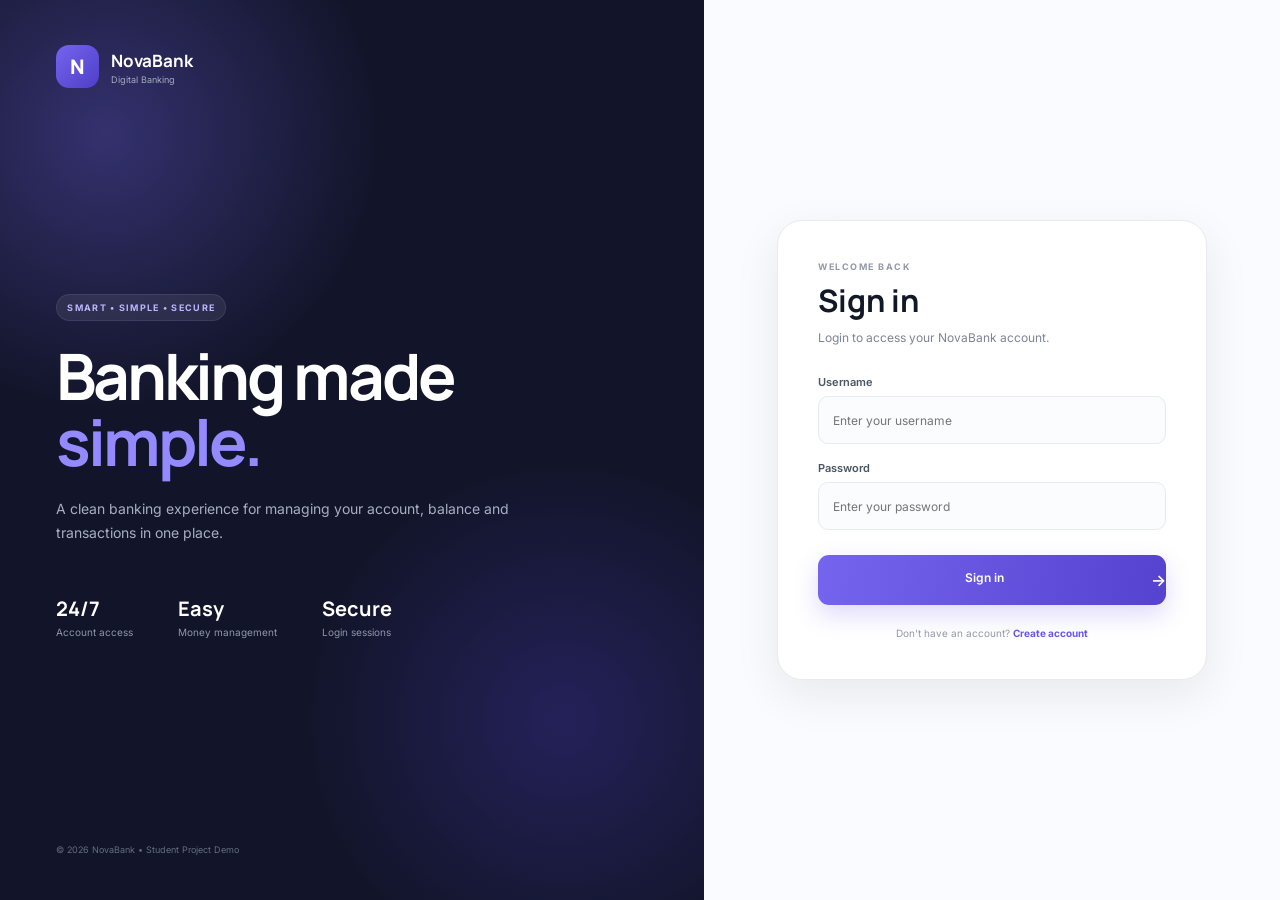
<file: ai_based_session_hijacking_detection_and _prevention_system/frontend/frontend/frontend/index.html>
<!DOCTYPE html>
<html lang="en">
<head>
    <meta charset="UTF-8">
    <meta name="viewport" content="width=device-width, initial-scale=1.0">

    <title>NovaBank - Online Banking Demo</title>

    <link rel="stylesheet" href="style.css">

    <link rel="preconnect" href="https://fonts.googleapis.com">
    <link rel="preconnect" href="https://fonts.gstatic.com" crossorigin>
    <link href="https://fonts.googleapis.com/css2?family=Inter:wght@400;500;600;700&family=Manrope:wght@600;700;800&display=swap" rel="stylesheet">
</head>

<body>

    <!-- =========================
         LANDING / LOGIN PAGE
    ========================== -->

    <div class="auth-page" id="authPage">

        <div class="auth-left">

            <div class="brand">
                <div class="brand-logo">N</div>

                <div>
                    <h2>NovaBank</h2>
                    <span>Digital Banking</span>
                </div>
            </div>

            <div class="hero-content">

                <span class="tag">SMART • SIMPLE • SECURE</span>

                <h1>
                    Banking made
                    <span>simple.</span>
                </h1>

                <p>
                    A clean banking experience for managing your
                    account, balance and transactions in one place.
                </p>

                <div class="hero-features">

                    <div>
                        <strong>24/7</strong>
                        <span>Account access</span>
                    </div>

                    <div>
                        <strong>Easy</strong>
                        <span>Money management</span>
                    </div>

                    <div>
                        <strong>Secure</strong>
                        <span>Login sessions</span>
                    </div>

                </div>

            </div>

            <div class="auth-footer">
                © 2026 NovaBank • Student Project Demo
            </div>

        </div>


        <!-- AUTH CARD -->

        <div class="auth-right">

            <div class="auth-card">

                <!-- LOGIN -->

                <div class="auth-form" id="loginFormContainer">

                    <div class="form-heading">
                        <span class="mini-label">WELCOME BACK</span>

                        <h2>Sign in</h2>

                        <p>
                            Login to access your NovaBank account.
                        </p>
                    </div>


                    <form id="loginForm">

                        <label>Username</label>

                        <input
                            type="text"
                            id="loginUsername"
                            placeholder="Enter your username"
                            required
                        >


                        <label>Password</label>

                        <input
                            type="password"
                            id="loginPassword"
                            placeholder="Enter your password"
                            required
                        >


                        <button type="submit" class="main-btn">
                            Sign in
                            <span>→</span>
                        </button>

                    </form>


                    <div class="switch-form">
                        Don't have an account?

                        <button id="showRegister">
                            Create account
                        </button>
                    </div>

                </div>


                <!-- REGISTER -->

                <div class="auth-form hidden" id="registerFormContainer">

                    <div class="form-heading">
                        <span class="mini-label">NEW CUSTOMER</span>

                        <h2>Create account</h2>

                        <p>
                            Register a demo account to continue.
                        </p>
                    </div>


                    <form id="registerForm">

                        <label>Full Name</label>

                        <input
                            type="text"
                            id="registerName"
                            placeholder="Enter your name"
                            required
                        >


                        <label>Username</label>

                        <input
                            type="text"
                            id="registerUsername"
                            placeholder="Choose a username"
                            required
                        >


                        <label>Password</label>

                        <input
                            type="password"
                            id="registerPassword"
                            placeholder="Create a password"
                            required
                        >


                        <label>Confirm Password</label>

                        <input
                            type="password"
                            id="confirmPassword"
                            placeholder="Confirm your password"
                            required
                        >


                        <button type="submit" class="main-btn">
                            Create account
                            <span>→</span>
                        </button>

                    </form>


                    <div class="switch-form">
                        Already have an account?

                        <button id="showLogin">
                            Sign in
                        </button>
                    </div>

                </div>

            </div>

        </div>

    </div>


    <!-- =========================
         BANKING DASHBOARD
    ========================== -->

    <div class="bank-app hidden" id="bankApp">


        <!-- SIDEBAR -->

        <aside class="sidebar">

            <div class="brand sidebar-brand">

                <div class="brand-logo">
                    N
                </div>

                <div>
                    <h2>NovaBank</h2>
                    <span>Digital Banking</span>
                </div>

            </div>


            <nav>

                <!--
                    data-page connects each nav button to the matching
                    #<page>Page view below. switchPage() in script.js
                    reads this attribute, so no new markup is needed
                    to add more pages later.
                -->

                <button class="nav-link active" data-page="overview">
                    <span>⌂</span>
                    Overview
                </button>

                <button class="nav-link" data-page="transfers">
                    <span>↔</span>
                    Transfers
                </button>

                <button class="nav-link" data-page="transactions">
                    <span>▣</span>
                    Transactions
                </button>

                <button class="nav-link" data-page="settings">
                    <span>⚙</span>
                    Settings
                </button>

            </nav>


            <div class="sidebar-bottom">

                <div class="support-box">

                    <div class="support-icon">
                        ?
                    </div>

                    <div>
                        <strong>Need help?</strong>
                        <span>Contact support</span>
                    </div>

                </div>


                <button class="logout-btn" id="logoutBtn">
                    <span>↪</span>
                    Logout
                </button>

            </div>

        </aside>


        <!-- MAIN -->

        <main class="bank-main">


            <!-- TOP BAR (shared across every page) -->

            <header class="topbar">

                <div>

                    <span class="mini-label" id="topbarLabel">
                        PERSONAL BANKING
                    </span>

                    <h1 id="welcomeText">
                        Good morning
                    </h1>

                </div>


                <div class="user-area">

                    <div class="session-indicator">

                        <span></span>

                        Session active

                    </div>


                    <div class="user-avatar" id="userAvatar">
                        U
                    </div>

                </div>

            </header>


            <!-- =========================
                 OVERVIEW PAGE
            ========================== -->

            <div class="page-view" id="overviewPage">

                <!-- BALANCE -->

                <section class="balance-card">

                    <div class="balance-info">

                        <span class="balance-label">
                            TOTAL BALANCE
                        </span>

                        <h2 id="accountBalance">₹ 84,520.00</h2>

                        <p>
                            Available balance
                        </p>

                    </div>


                    <div class="card-symbol">

                        <div class="chip"></div>

                        <span>NB</span>

                    </div>

                </section>


                <!-- QUICK ACTIONS -->

                <section class="quick-section">

                    <div class="section-heading">

                        <div>
                            <span class="mini-label">
                                QUICK ACTIONS
                            </span>

                            <h2>Manage your money</h2>
                        </div>

                    </div>


                    <div class="quick-grid">

                        <button class="quick-card" data-goto="transfers">

                            <div class="quick-icon purple">
                                ↗
                            </div>

                            <strong>Send Money</strong>

                            <span>
                                Transfer funds
                            </span>

                        </button>


                        <button class="quick-card" data-goto="transfers">

                            <div class="quick-icon blue">
                                ↓
                            </div>

                            <strong>Add Money</strong>

                            <span>
                                Add funds
                            </span>

                        </button>


                        <button class="quick-card" data-goto="settings">

                            <div class="quick-icon green">
                                ◉
                            </div>

                            <strong>Pay Bills</strong>

                            <span>
                                Pay securely
                            </span>

                        </button>


                        <button class="quick-card" data-goto="transactions">

                            <div class="quick-icon orange">
                                ▤
                            </div>

                            <strong>Statements</strong>

                            <span>
                                View statements
                            </span>

                        </button>

                    </div>

                </section>


                <!-- RECENT TRANSACTIONS -->

                <section class="transactions-section">

                    <div class="section-heading">

                        <div>

                            <span class="mini-label">
                                ACCOUNT ACTIVITY
                            </span>

                            <h2>Recent transactions</h2>

                        </div>

                        <button class="view-all" data-goto="transactions">
                            View all →
                        </button>

                    </div>


                    <div class="transactions-card" id="transactionsList">

                        <!--
                            Populated dynamically by script.js from
                            GET /api/transactions. Left empty here so the
                            real backend data is the single source of truth.
                        -->

                    </div>

                </section>


                <!-- SESSION INFORMATION -->

                <section class="session-card">

                    <div>

                        <span class="mini-label">
                            CURRENT SESSION
                        </span>

                        <h3>Your banking session is active</h3>

                        <p>
                            You are currently signed in to NovaBank.
                            Remember to log out when you are finished.
                        </p>

                    </div>

                    <div class="session-status">

                        <span></span>

                        ACTIVE

                    </div>

                </section>

            </div>


            <!-- =========================
                 TRANSFERS PAGE
            ========================== -->

            <div class="page-view hidden" id="transfersPage">

                <div class="page-heading">
                    <span class="mini-label">MOVE MONEY</span>
                    <h2>Transfers</h2>
                    <p>Send money securely</p>
                </div>

                <div class="page-grid">

                    <section class="form-card">

                        <form id="transferForm">

                            <label>Recipient / Account number</label>
                            <input
                                type="text"
                                id="transferRecipient"
                                placeholder="Enter recipient name or account number"
                                required
                            >

                            <label>Amount</label>
                            <input
                                type="number"
                                id="transferAmount"
                                placeholder="0.00"
                                min="1"
                                step="0.01"
                                required
                            >

                            <label>Note (optional)</label>
                            <input
                                type="text"
                                id="transferNote"
                                placeholder="What's this for?"
                            >

                            <button type="submit" class="main-btn">
                                Send transfer
                                <span>→</span>
                            </button>

                            <p class="form-confirm hidden" id="transferConfirm">
                                ✓ Transfer submitted successfully.
                            </p>

                        </form>

                    </section>

                    <section class="side-card">

                        <div class="section-heading">
                            <div>
                                <span class="mini-label">HISTORY</span>
                                <h2>Recent transfers</h2>
                            </div>
                        </div>

                        <div class="transactions-card" id="recentTransfersList">
                            <p style="padding:16px;">No transfers yet this session.</p>
                        </div>

                        <!--
                            TODO (backend): once a real /api/transfers endpoint
                            exists on the Flask backend, replace the in-memory
                            demoTransfers array in script.js with a POST to
                            that endpoint, and load this list from
                            GET /api/transfers instead.
                        -->

                    </section>

                </div>

            </div>


            <!-- =========================
                 TRANSACTIONS PAGE
            ========================== -->

            <div class="page-view hidden" id="transactionsPage">

                <div class="page-heading">
                    <span class="mini-label">ACCOUNT ACTIVITY</span>
                    <h2>Transactions</h2>
                    <p>Your full transaction history</p>
                </div>

                <div class="filter-tabs" id="transactionFilters">

                    <button class="filter-tab active" data-filter="all">All</button>
                    <button class="filter-tab" data-filter="credit">Credits</button>
                    <button class="filter-tab" data-filter="debit">Debits</button>

                </div>

                <div class="transactions-card" id="fullTransactionsList">
                    <p style="padding:16px;">Loading transactions…</p>
                </div>

            </div>


            <!-- =========================
                 SETTINGS PAGE
            ========================== -->

            <div class="page-view hidden" id="settingsPage">

                <div class="page-heading">
                    <span class="mini-label">ACCOUNT</span>
                    <h2>Settings</h2>
                    <p>Manage your profile, security and preferences</p>
                </div>

                <div class="settings-grid">

                    <!-- PROFILE -->

                    <section class="form-card">

                        <div class="section-heading">
                            <div>
                                <span class="mini-label">PROFILE</span>
                                <h2>Account information</h2>
                            </div>
                        </div>

                        <form id="profileForm">

                            <label>Username</label>
                            <input
                                type="text"
                                id="settingsUsername"
                                disabled
                            >

                            <label>Account number</label>
                            <input
                                type="text"
                                id="settingsAccountNumber"
                                disabled
                            >

                            <!--
                                TODO (backend): profile fields are demo-only
                                and currently read from the session/account
                                data already loaded by script.js. Add a
                                PUT /api/account/profile endpoint on the
                                Flask backend to make this editable.
                            -->

                        </form>

                    </section>


                    <!-- SECURITY -->

                    <section class="form-card">

                        <div class="section-heading">
                            <div>
                                <span class="mini-label">SECURITY</span>
                                <h2>Change password</h2>
                            </div>
                        </div>

                        <form id="passwordForm">

                            <label>Current password</label>
                            <input type="password" id="currentPassword" placeholder="Enter current password">

                            <label>New password</label>
                            <input type="password" id="newPassword" placeholder="Enter new password">

                            <label>Confirm new password</label>
                            <input type="password" id="confirmNewPassword" placeholder="Confirm new password">

                            <button type="submit" class="main-btn">
                                Update password
                                <span>→</span>
                            </button>

                            <p class="form-confirm hidden" id="passwordConfirm">
                                ✓ Password updated (demo only).
                            </p>

                        </form>

                        <!--
                            TODO (backend): wire this form to
                            POST /api/auth/change-password once that
                            endpoint exists. Currently demo-only so the
                            form never touches real credentials.
                        -->

                    </section>


                    <!-- PREFERENCES -->

                    <section class="form-card">

                        <div class="section-heading">
                            <div>
                                <span class="mini-label">PREFERENCES</span>
                                <h2>Notifications</h2>
                            </div>
                        </div>

                        <form id="preferencesForm">

                            <label class="checkbox-row">
                                <input type="checkbox" id="prefEmailAlerts" checked>
                                Email me for every transaction
                            </label>

                            <label class="checkbox-row">
                                <input type="checkbox" id="prefLoginAlerts" checked>
                                Alert me on new sign-ins
                            </label>

                            <!--
                                Login-alert preference is the natural hook
                                point for the planned "AI Based Session
                                Hijacking Detection and Prevention" system:
                                once that service exists, this checkbox can
                                toggle whether its alerts reach the user.
                            -->

                            <button type="submit" class="main-btn">
                                Save changes
                                <span>→</span>
                            </button>

                            <p class="form-confirm hidden" id="preferencesConfirm">
                                ✓ Preferences saved (demo only).
                            </p>

                        </form>

                    </section>


                    <!-- SESSION / SECURITY INFO -->

                    <section class="session-card settings-session-card">

                        <div>
                            <span class="mini-label">SESSION</span>
                            <h3>This device's session</h3>
                            <p>
                                Signed in via a secure HttpOnly session
                                cookie. Logging out here ends this session
                                only.
                            </p>
                        </div>

                        <div class="session-status">
                            <span></span>
                            ACTIVE
                        </div>

                    </section>

                </div>

            </div>


            <footer>

                <span>
                    NovaBank Student Project
                </span>

                <span>
                    Demo banking environment
                </span>

            </footer>

        </main>

    </div>


    <!-- TOAST -->

    <div class="toast" id="toast">

        <div class="toast-icon">
            ✓
        </div>

        <div>
            <strong id="toastTitle">
                Success
            </strong>

            <span id="toastMessage">
                Account created successfully.
            </span>
        </div>

    </div>


    <script src="script.js"></script>

</body>
</html>
</file>
<file: ai_based_session_hijacking_detection_and _prevention_system/frontend/frontend/frontend/style.css>
* {
    margin: 0;
    padding: 0;
    box-sizing: border-box;
}

:root {

    --background: #f5f7fb;
    --white: #ffffff;

    --dark: #111827;
    --dark-soft: #64748b;

    --purple: #6857e8;
    --purple-light: #f0edff;

    --green: #19a974;
    --green-light: #e9faf3;

    --blue: #3d82f6;
    --blue-light: #edf5ff;

    --orange: #ed9a35;
    --orange-light: #fff5e7;

    --border: #e7eaf0;

    --shadow: 0 15px 45px rgba(25, 31, 50, 0.08);
}

body {

    font-family: "Inter", sans-serif;

    background: var(--background);

    color: var(--dark);

    min-height: 100vh;
}

button,
input {

    font-family: inherit;
}

button {

    cursor: pointer;
}


/* =========================
   GENERAL
========================= */

.hidden {
    display: none !important;
}

.brand {

    display: flex;

    align-items: center;

    gap: 12px;
}

.brand-logo {

    width: 43px;
    height: 43px;

    border-radius: 13px;

    display: grid;
    place-items: center;

    color: white;

    font-family: "Manrope", sans-serif;

    font-weight: 800;

    font-size: 20px;

    background: linear-gradient(
        135deg,
        #7565ee,
        #4f3ec8
    );
}

.brand h2 {

    font-family: "Manrope", sans-serif;

    font-size: 17px;
}

.brand span {

    display: block;

    font-size: 9px;

    color: #9ca3af;

    margin-top: 2px;
}

.mini-label {

    display: block;

    font-size: 9px;

    letter-spacing: 1.5px;

    color: #9299a8;

    font-weight: 700;

    margin-bottom: 7px;
}


/* =========================
   AUTH PAGE
========================= */

.auth-page {

    min-height: 100vh;

    display: grid;

    grid-template-columns: 1.1fr 0.9fr;

    background: #fafbfe;
}


/* LEFT */

.auth-left {

    background:

        radial-gradient(
            circle at 15% 15%,
            rgba(116, 101, 238, 0.35),
            transparent 28%
        ),

        radial-gradient(
            circle at 80% 80%,
            rgba(78, 62, 200, 0.3),
            transparent 28%
        ),

        #12152a;

    color: white;

    padding: 45px 8%;

    display: flex;

    flex-direction: column;

    position: relative;

    overflow: hidden;
}

.auth-left .brand span {

    color: #a7adbf;
}

.hero-content {

    margin: auto 0;

    max-width: 590px;
}

.tag {

    display: inline-block;

    padding: 7px 10px;

    border-radius: 20px;

    background: rgba(255,255,255,0.08);

    border: 1px solid rgba(255,255,255,0.08);

    color: #bcb6ff;

    font-size: 9px;

    font-weight: 700;

    letter-spacing: 1.3px;

    margin-bottom: 22px;
}

.hero-content h1 {

    font-family: "Manrope", sans-serif;

    font-size: clamp(42px, 5vw, 70px);

    line-height: 1.03;

    letter-spacing: -3px;

    margin-bottom: 22px;
}

.hero-content h1 span {

    color: #9589ff;
}

.hero-content > p {

    color: #a8aec0;

    max-width: 500px;

    line-height: 1.7;

    font-size: 14px;
}

.hero-features {

    display: flex;

    gap: 45px;

    margin-top: 50px;
}

.hero-features strong {

    display: block;

    font-family: "Manrope", sans-serif;

    font-size: 20px;
}

.hero-features span {

    color: #8e95aa;

    font-size: 10px;

    margin-top: 4px;

    display: block;
}

.auth-footer {

    color: #656c82;

    font-size: 9px;
}


/* RIGHT */

.auth-right {

    display: flex;

    justify-content: center;

    align-items: center;

    padding: 30px;
}

.auth-card {

    width: 430px;

    background: white;

    border: 1px solid var(--border);

    border-radius: 25px;

    padding: 40px;

    box-shadow: var(--shadow);
}

.form-heading {

    margin-bottom: 28px;
}

.form-heading h2 {

    font-family: "Manrope", sans-serif;

    font-size: 31px;

    margin-bottom: 7px;
}

.form-heading p {

    color: #7d8493;

    font-size: 12px;

    line-height: 1.6;
}

.auth-form label {

    display: block;

    font-size: 11px;

    color: #4b5563;

    font-weight: 600;

    margin: 17px 0 7px;
}

.auth-form input {

    width: 100%;

    height: 48px;

    border: 1px solid var(--border);

    border-radius: 10px;

    padding: 0 14px;

    outline: none;

    font-size: 12px;

    color: var(--dark);

    transition: 0.2s;

    background: #fbfcfe;
}

.auth-form input:focus {

    border-color: var(--purple);

    background: white;

    box-shadow:
        0 0 0 3px rgba(104,87,232,0.08);
}

.main-btn {

    width: 100%;

    border: none;

    height: 50px;

    border-radius: 11px;

    margin-top: 25px;

    color: white;

    font-weight: 600;

    font-size: 12px;

    background: linear-gradient(
        100deg,
        #7565ee,
        #5542cf
    );

    box-shadow:
        0 10px 25px rgba(104,87,232,0.22);

    transition: 0.2s;
}

.main-btn:hover {

    transform: translateY(-1px);

    box-shadow:
        0 13px 30px rgba(104,87,232,0.3);
}

.main-btn span {

    float: right;

    font-size: 16px;
}

.switch-form {

    text-align: center;

    color: #9299a8;

    font-size: 10px;

    margin-top: 22px;
}

.switch-form button {

    border: none;

    background: none;

    color: var(--purple);

    font-weight: 700;

    font-size: 10px;
}


/* =========================
   BANK APP
========================= */

.bank-app {

    min-height: 100vh;

    background: #f5f7fb;
}


/* SIDEBAR */

.sidebar {

    width: 235px;

    position: fixed;

    left: 0;

    top: 0;

    bottom: 0;

    background: white;

    border-right: 1px solid var(--border);

    padding: 27px 17px;

    display: flex;

    flex-direction: column;
}

.sidebar-brand {

    padding: 0 10px 35px;
}

.sidebar-brand .brand-logo {

    width: 39px;
    height: 39px;
}

.sidebar nav {

    display: flex;

    flex-direction: column;

    gap: 5px;
}

.nav-link {

    width: 100%;

    border: none;

    background: transparent;

    color: #7c8493;

    text-align: left;

    padding: 12px 13px;

    border-radius: 10px;

    font-size: 11px;

    display: flex;

    align-items: center;

    gap: 12px;
}

.nav-link span {

    font-size: 16px;

    width: 20px;

    text-align: center;
}

.nav-link:hover {

    background: #f6f5ff;

    color: var(--purple);
}

.nav-link.active {

    background: var(--purple-light);

    color: var(--purple);

    font-weight: 600;
}

.sidebar-bottom {

    margin-top: auto;
}

.support-box {

    display: flex;

    align-items: center;

    gap: 10px;

    padding: 12px;

    background: #f7f8fb;

    border-radius: 11px;

    margin-bottom: 14px;
}

.support-icon {

    width: 29px;

    height: 29px;

    border-radius: 8px;

    display: grid;

    place-items: center;

    background: white;

    color: var(--purple);

    font-weight: 700;
}

.support-box strong {

    display: block;

    font-size: 10px;
}

.support-box span {

    display: block;

    color: #9ba1ae;

    font-size: 8px;

    margin-top: 3px;
}

.logout-btn {

    width: 100%;

    border: none;

    background: transparent;

    color: #8b93a2;

    text-align: left;

    padding: 11px;

    border-radius: 9px;

    font-size: 11px;
}

.logout-btn:hover {

    background: #fff1f2;

    color: #df4d61;
}


/* MAIN */

.bank-main {

    margin-left: 235px;

    padding: 32px 45px;

    max-width: 1500px;
}


/* TOPBAR */

.topbar {

    display: flex;

    justify-content: space-between;

    align-items: center;

    margin-bottom: 25px;
}

.topbar h1 {

    font-family: "Manrope", sans-serif;

    font-size: 26px;
}

.user-area {

    display: flex;

    align-items: center;

    gap: 15px;
}

.session-indicator {

    display: flex;

    align-items: center;

    gap: 6px;

    padding: 7px 10px;

    border-radius: 20px;

    background: var(--green-light);

    color: var(--green);

    font-size: 9px;

    font-weight: 600;
}

.session-indicator span {

    width: 6px;

    height: 6px;

    background: var(--green);

    border-radius: 50%;
}

.user-avatar {

    width: 38px;

    height: 38px;

    display: grid;

    place-items: center;

    border-radius: 11px;

    background: #e9e5ff;

    color: var(--purple);

    font-weight: 700;

    font-size: 13px;
}


/* BALANCE */

.balance-card {

    min-height: 210px;

    border-radius: 22px;

    padding: 30px 35px;

    background:

        radial-gradient(
            circle at 80% 20%,
            rgba(139,124,255,0.35),
            transparent 30%
        ),

        linear-gradient(
            125deg,
            #26204e,
            #4737a0
        );

    color: white;

    display: flex;

    justify-content: space-between;

    align-items: center;

    overflow: hidden;

    position: relative;

    box-shadow:
        0 20px 50px rgba(74, 60, 160, 0.2);

    margin-bottom: 30px;
}

.balance-label {

    font-size: 9px;

    letter-spacing: 1.6px;

    color: #c1bcde;

    font-weight: 700;
}

.balance-info h2 {

    font-family: "Manrope", sans-serif;

    font-size: 42px;

    margin: 12px 0 5px;
}

.balance-info p {

    color: #aaa4ca;

    font-size: 10px;
}

.card-symbol {

    width: 120px;

    height: 75px;

    border-radius: 15px;

    border: 1px solid rgba(255,255,255,0.15);

    background: rgba(255,255,255,0.08);

    backdrop-filter: blur(10px);

    padding: 15px;

    display: flex;

    justify-content: space-between;

    flex-direction: column;
}

.card-symbol span {

    align-self: flex-end;

    font-family: "Manrope";

    font-weight: 800;

    font-size: 12px;
}

.chip {

    width: 27px;

    height: 19px;

    border-radius: 5px;

    background: #d9bd70;
}


/* SECTION */

.section-heading {

    display: flex;

    justify-content: space-between;

    align-items: flex-end;

    margin-bottom: 15px;
}

.section-heading h2 {

    font-family: "Manrope", sans-serif;

    font-size: 17px;
}

.quick-section {

    margin-bottom: 30px;
}

.quick-grid {

    display: grid;

    grid-template-columns:
        repeat(4, 1fr);

    gap: 12px;
}

.quick-card {

    border: 1px solid var(--border);

    background: white;

    border-radius: 15px;

    padding: 17px;

    text-align: left;

    transition: 0.2s;
}

.quick-card:hover {

    transform: translateY(-2px);

    box-shadow: var(--shadow);
}

.quick-icon {

    width: 35px;

    height: 35px;

    display: grid;

    place-items: center;

    border-radius: 10px;

    margin-bottom: 13px;

    font-size: 15px;
}

.quick-icon.purple {

    background: var(--purple-light);

    color: var(--purple);
}

.quick-icon.blue {

    background: var(--blue-light);

    color: var(--blue);
}

.quick-icon.green {

    background: var(--green-light);

    color: var(--green);
}

.quick-icon.orange {

    background: var(--orange-light);

    color: var(--orange);
}

.quick-card strong {

    display: block;

    font-size: 11px;
}

.quick-card span {

    display: block;

    color: #9aa1ae;

    font-size: 9px;

    margin-top: 4px;
}


/* TRANSACTIONS */

.view-all {

    border: none;

    background: none;

    color: var(--purple);

    font-size: 9px;

    font-weight: 600;
}

.transactions-card {

    background: white;

    border: 1px solid var(--border);

    border-radius: 15px;

    overflow: hidden;
}

.transaction {

    display: flex;

    align-items: center;

    gap: 13px;

    padding: 15px 18px;

    border-bottom: 1px solid #f0f1f4;
}

.transaction:last-child {

    border-bottom: none;
}

.transaction-icon {

    width: 36px;

    height: 36px;

    display: grid;

    place-items: center;

    border-radius: 10px;

    background: #f2f3f7;

    color: #596174;

    font-size: 11px;

    font-weight: 700;
}

.transaction-details {

    flex: 1;
}

.transaction-details strong {

    display: block;

    font-size: 10px;
}

.transaction-details span {

    display: block;

    color: #9ba1ae;

    font-size: 8px;

    margin-top: 3px;
}

.amount {

    font-size: 10px;
}

.amount.debit {

    color: #e05c6e;
}

.amount.credit {

    color: var(--green);
}


/* SESSION CARD */

.session-card {

    margin-top: 22px;

    background: white;

    border: 1px solid var(--border);

    border-radius: 15px;

    padding: 20px;

    display: flex;

    justify-content: space-between;

    align-items: center;
}

.session-card h3 {

    font-family: "Manrope", sans-serif;

    font-size: 13px;
}

.session-card p {

    color: #8f96a4;

    font-size: 9px;

    margin-top: 5px;

    max-width: 600px;
}

.session-status {

    color: var(--green);

    font-size: 9px;

    font-weight: 700;

    display: flex;

    gap: 6px;

    align-items: center;
}

.session-status span {

    width: 6px;

    height: 6px;

    border-radius: 50%;

    background: var(--green);
}


/* FOOTER */

footer {

    display: flex;

    justify-content: space-between;

    color: #a4aab6;

    font-size: 8px;

    padding: 25px 2px;
}


/* =========================
   TOAST
========================= */

.toast {

    position: fixed;

    right: 25px;

    bottom: 25px;

    width: 310px;

    background: white;

    border: 1px solid var(--border);

    box-shadow: var(--shadow);

    border-radius: 13px;

    padding: 14px;

    display: none;

    align-items: center;

    gap: 11px;

    z-index: 100;
}

.toast.show {

    display: flex;

    animation: toastIn 0.25s ease;
}

.toast-icon {

    width: 32px;

    height: 32px;

    border-radius: 9px;

    background: var(--green-light);

    color: var(--green);

    display: grid;

    place-items: center;
}

.toast strong {

    display: block;

    font-size: 10px;
}

.toast span {

    display: block;

    color: #9299a8;

    font-size: 9px;

    margin-top: 3px;
}

@keyframes toastIn {

    from {

        transform: translateY(15px);

        opacity: 0;

    }

    to {

        transform: translateY(0);

        opacity: 1;

    }
}


/* =========================
   PAGE VIEWS (new)
   Shared layout for Transfers /
   Transactions / Settings pages,
   built from the same tokens as
   the rest of the dashboard.
========================= */

.page-view {

    animation: pageIn 0.2s ease;
}

@keyframes pageIn {

    from {
        opacity: 0;
        transform: translateY(4px);
    }

    to {
        opacity: 1;
        transform: translateY(0);
    }
}

.page-heading {

    margin-bottom: 22px;
}

.page-heading h2 {

    font-family: "Manrope", sans-serif;

    font-size: 24px;

    margin-bottom: 4px;
}

.page-heading p {

    color: #8f96a4;

    font-size: 11px;
}

.page-grid {

    display: grid;

    grid-template-columns: 1.1fr 0.9fr;

    gap: 20px;

    align-items: start;
}

.form-card {

    background: white;

    border: 1px solid var(--border);

    border-radius: 18px;

    padding: 26px;

    box-shadow: var(--shadow);
}

.form-card label {

    display: block;

    font-size: 11px;

    color: #4b5563;

    font-weight: 600;

    margin: 17px 0 7px;
}

.form-card label:first-of-type {

    margin-top: 0;
}

.form-card input[type="text"],
.form-card input[type="number"],
.form-card input[type="password"] {

    width: 100%;

    height: 46px;

    border: 1px solid var(--border);

    border-radius: 10px;

    padding: 0 14px;

    outline: none;

    font-size: 12px;

    color: var(--dark);

    transition: 0.2s;

    background: #fbfcfe;
}

.form-card input:focus {

    border-color: var(--purple);

    background: white;

    box-shadow:
        0 0 0 3px rgba(104,87,232,0.08);
}

.form-card input:disabled {

    color: #9299a8;

    background: #f6f7fa;
}

.checkbox-row {

    display: flex !important;

    align-items: center;

    gap: 10px;

    font-size: 11px;

    color: #4b5563;

    font-weight: 600;

    margin: 15px 0 !important;
}

.checkbox-row input {

    width: 16px;

    height: 16px;

    accent-color: var(--purple);
}

.form-confirm {

    margin-top: 14px;

    font-size: 11px;

    font-weight: 600;

    color: var(--green);
}

.side-card {

    background: transparent;
}

.settings-grid {

    display: grid;

    grid-template-columns: 1fr 1fr;

    gap: 20px;
}

.settings-session-card {

    grid-column: 1 / -1;

    margin-top: 0;
}


/* FILTER TABS (Transactions page) */

.filter-tabs {

    display: flex;

    gap: 8px;

    margin-bottom: 15px;
}

.filter-tab {

    border: 1px solid var(--border);

    background: white;

    color: #7c8493;

    font-size: 10px;

    font-weight: 600;

    padding: 8px 16px;

    border-radius: 20px;

    transition: 0.2s;
}

.filter-tab:hover {

    color: var(--purple);

    border-color: var(--purple);
}

.filter-tab.active {

    background: var(--purple-light);

    color: var(--purple);

    border-color: var(--purple-light);
}


/* =========================
   RESPONSIVE
========================= */

@media (max-width: 900px) {

    .auth-page {

        grid-template-columns: 1fr;
    }

    .auth-left {

        min-height: 330px;

        padding: 30px;
    }

    .hero-content {

        margin-top: 70px;
    }

    .hero-content h1 {

        font-size: 45px;
    }

    .sidebar {

        display: none;
    }

    .bank-main {

        margin-left: 0;

        padding: 25px;
    }

    .page-grid,
    .settings-grid {

        grid-template-columns: 1fr;
    }
}


@media (max-width: 650px) {

    .auth-right {

        padding: 18px;
    }

    .auth-card {

        padding: 27px;
    }

    .hero-features {

        gap: 20px;

        margin-top: 30px;
    }

    .quick-grid {

        grid-template-columns:
            repeat(2, 1fr);
    }

    .balance-info h2 {

        font-size: 31px;
    }

    .session-card {

        flex-direction: column;

        align-items: flex-start;

        gap: 15px;
    }

    .topbar {

        align-items: flex-start;
    }

    .session-indicator {

        display: none;
    }

    .filter-tabs {

        flex-wrap: wrap;
    }
}
</file>
